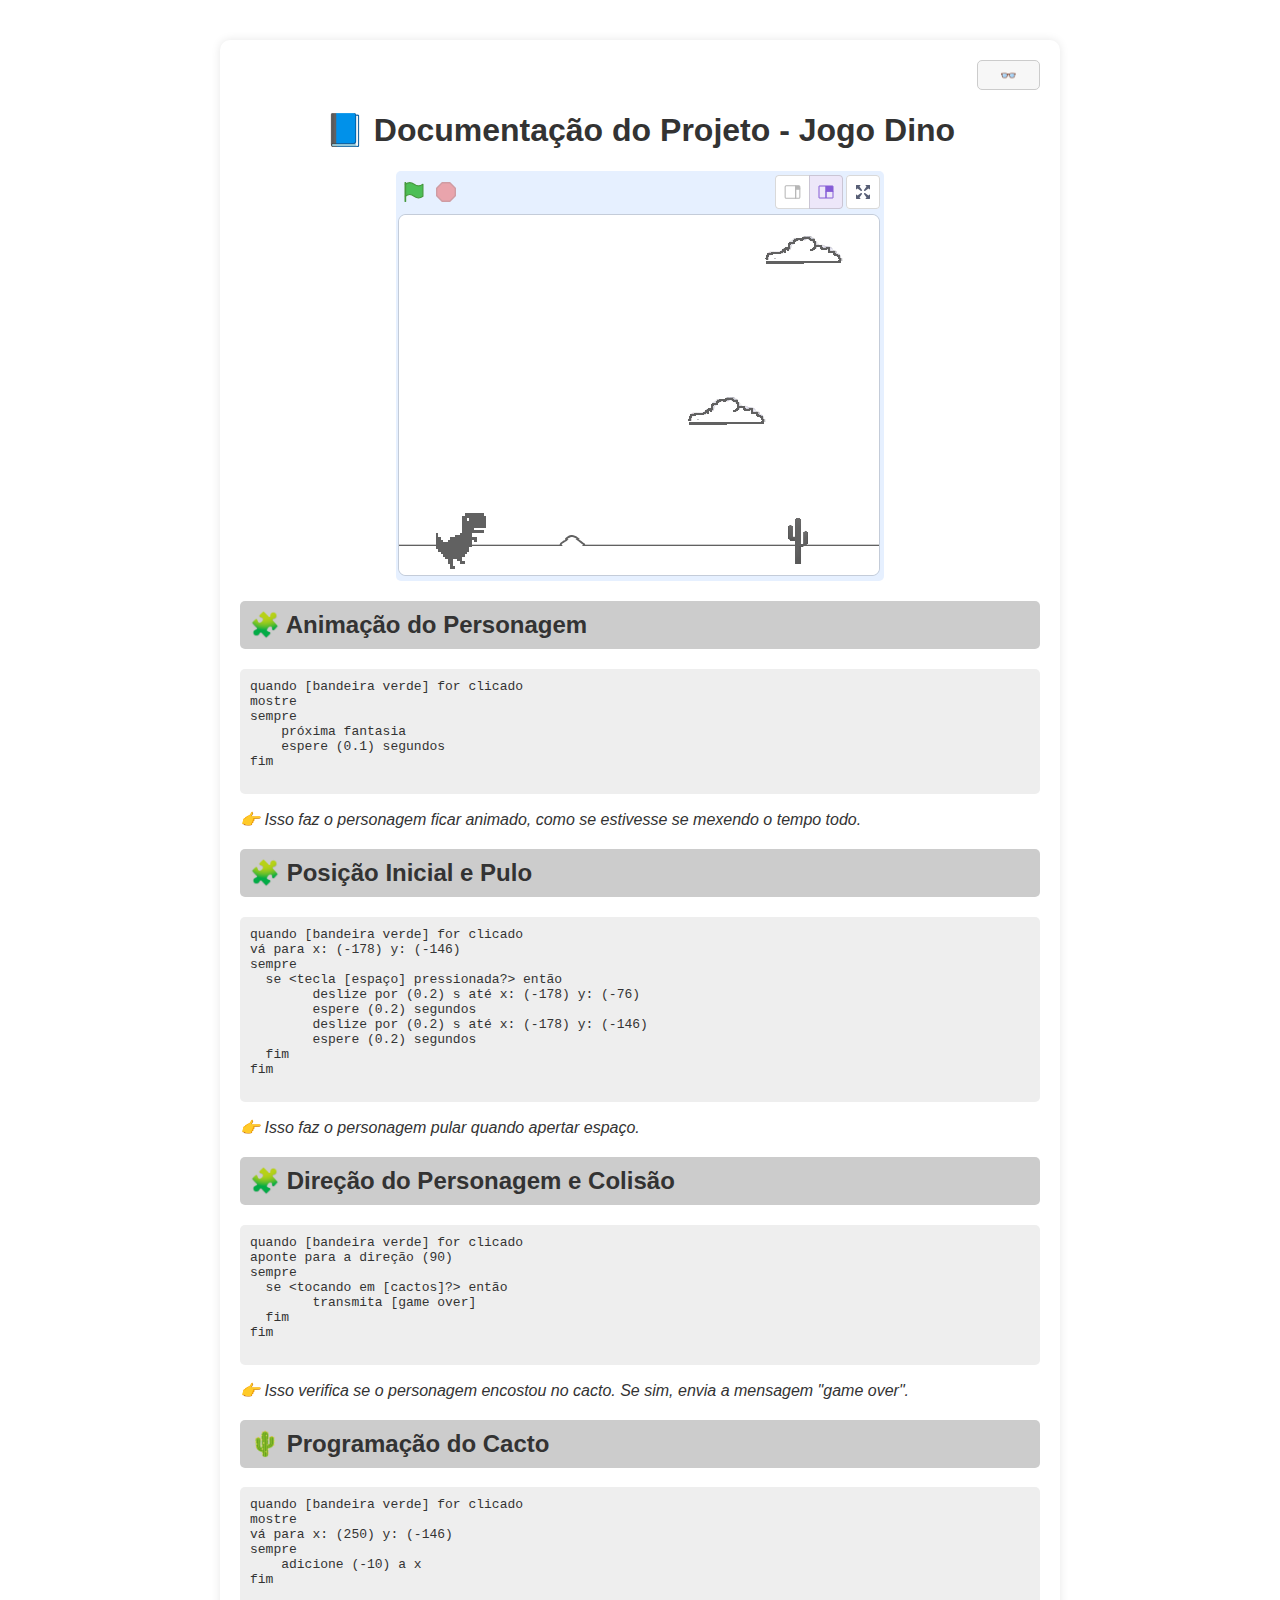
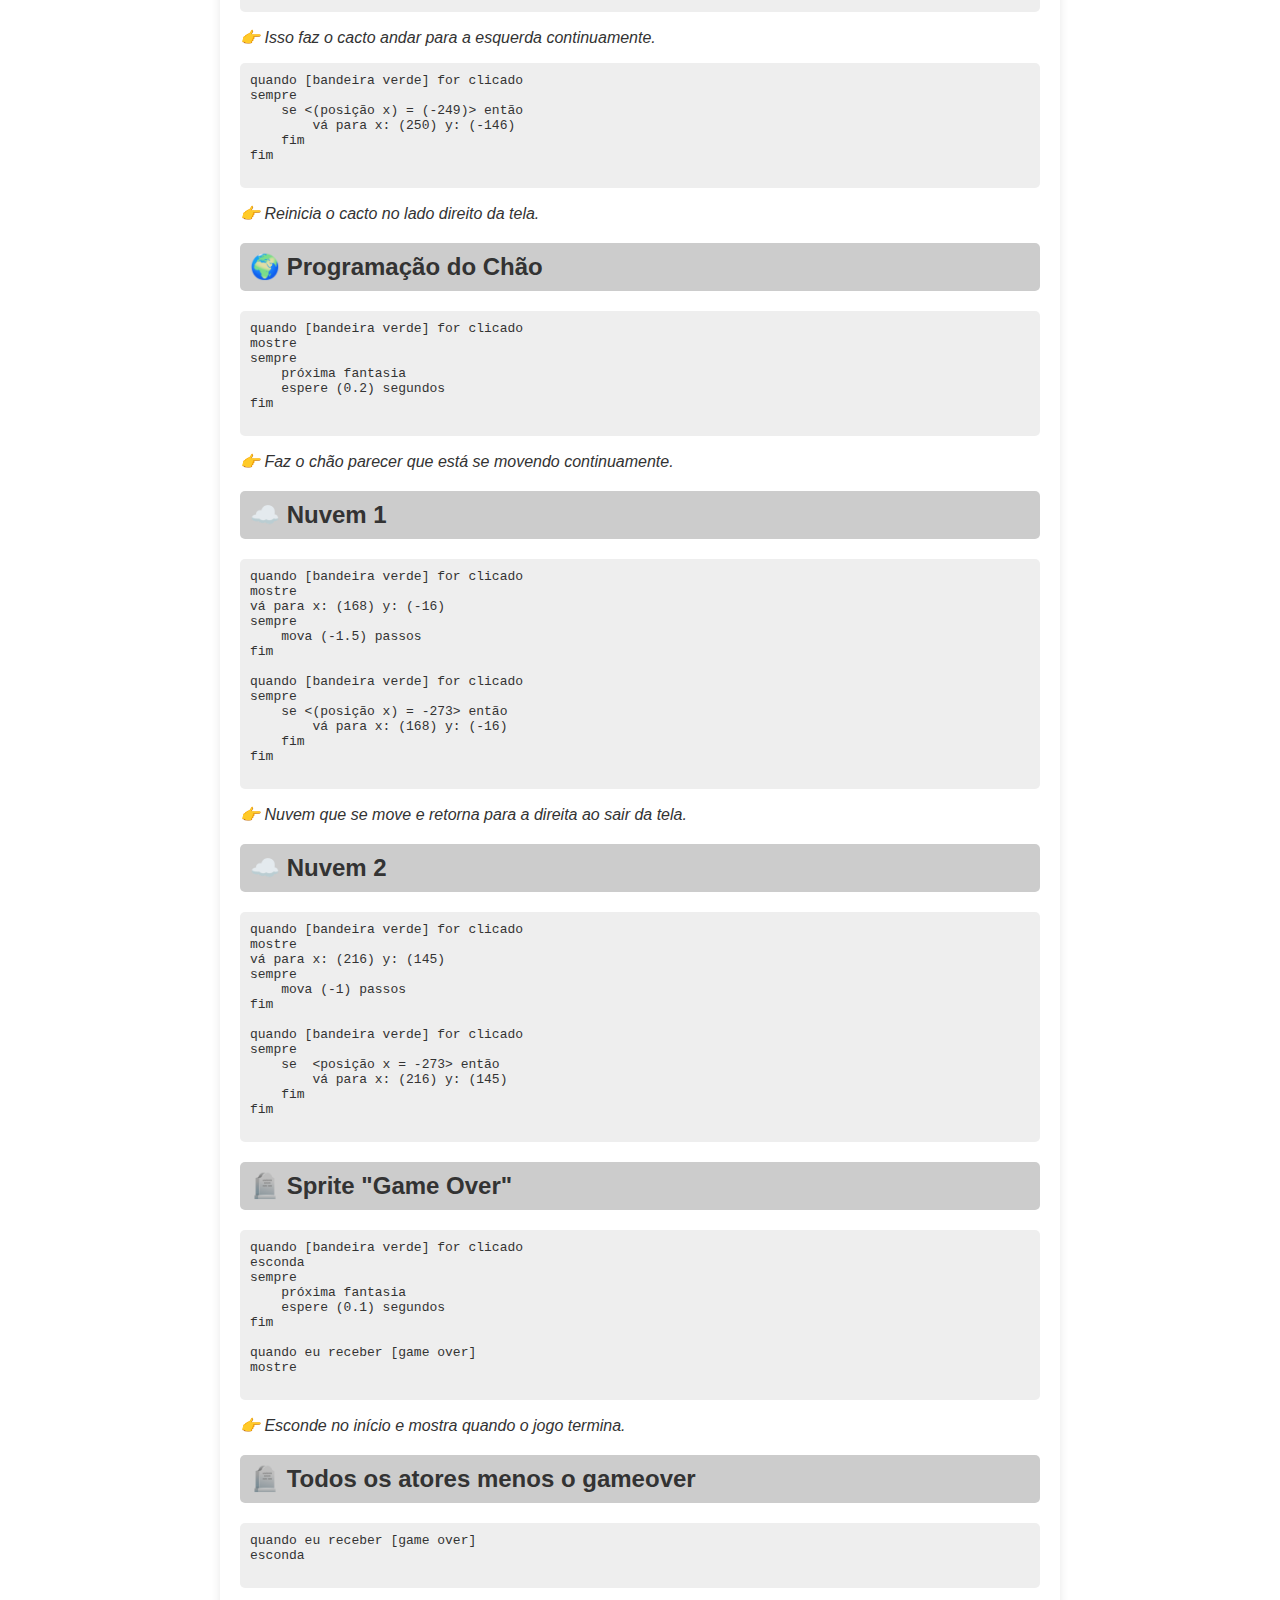
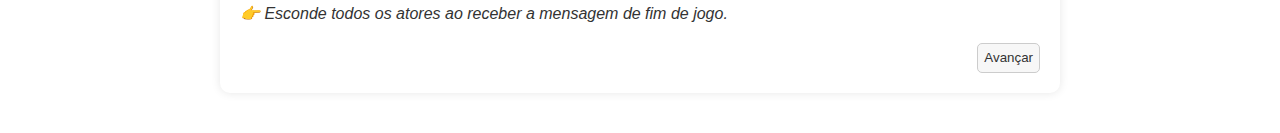
<file: index.html>
<!DOCTYPE html>
<html lang="pt-BR">
<head>
  <meta charset="UTF-8">
  <meta name="viewport" content="width=device-width, initial-scale=1.0">
  <title>Exercícios</title>
  <link rel="stylesheet" href="style.css">
  <link rel="icon" type="image/png" href="./img/logo0remov.png">
</head>
<body>

  <div class="bt">
    <button class="avancar" onclick="toggleDarkMode()">👓</button>
  </div>

  <h1>📘 Documentação do Projeto - Jogo Dino</h1>

  <div class="image">
    <img src="./img/dino.PNG" alt="">
  </div>

  <div class="bloco">
    <h2>🧩 Animação do Personagem</h2>
    <pre>
quando [bandeira verde] for clicado
mostre
sempre
    próxima fantasia
    espere (0.1) segundos
fim
    </pre>
    <p class="explicacao">👉 Isso faz o personagem ficar animado, como se estivesse se mexendo o tempo todo.</p>
  </div>

  <div class="bloco">
    <h2>🧩 Posição Inicial e Pulo</h2>
    <pre>
quando [bandeira verde] for clicado
vá para x: (-178) y: (-146)
sempre
  se &lt;tecla [espaço] pressionada?&gt; então
        deslize por (0.2) s até x: (-178) y: (-76)
        espere (0.2) segundos
        deslize por (0.2) s até x: (-178) y: (-146)
        espere (0.2) segundos
  fim
fim
    </pre>
    <p class="explicacao">👉 Isso faz o personagem pular quando apertar espaço.</p>
  </div>

  <div class="bloco">
    <h2>🧩 Direção do Personagem e Colisão</h2>
    <pre>
quando [bandeira verde] for clicado
aponte para a direção (90)
sempre
  se &lt;tocando em [cactos]?&gt; então
        transmita [game over]
  fim
fim
    </pre>
    <p class="explicacao">👉 Isso verifica se o personagem encostou no cacto. Se sim, envia a mensagem "game over".</p>
  </div>

  <div class="bloco">
    <h2>🌵 Programação do Cacto</h2>
    <pre>
quando [bandeira verde] for clicado
mostre
vá para x: (250) y: (-146)
sempre
    adicione (-10) a x
fim
    </pre>
    <p class="explicacao">👉 Isso faz o cacto andar para a esquerda continuamente.</p>

    <pre>
quando [bandeira verde] for clicado
sempre
    se &lt;(posição x) = (-249)&gt; então
        vá para x: (250) y: (-146)
    fim
fim    
    </pre>
    <p class="explicacao">👉 Reinicia o cacto no lado direito da tela.</p>
  </div>

  <div class="bloco">
    <h2>🌍 Programação do Chão</h2>
    <pre>
quando [bandeira verde] for clicado
mostre
sempre
    próxima fantasia
    espere (0.2) segundos
fim
    </pre>
    <p class="explicacao">👉 Faz o chão parecer que está se movendo continuamente.</p>
  </div>

  <div class="bloco">
    <h2>☁️ Nuvem 1</h2>
    <pre>
quando [bandeira verde] for clicado
mostre
vá para x: (168) y: (-16)
sempre
    mova (-1.5) passos
fim

quando [bandeira verde] for clicado
sempre
    se &lt;(posição x) = -273&gt; então
        vá para x: (168) y: (-16)
    fim
fim    
    </pre>
    <p class="explicacao">👉 Nuvem que se move e retorna para a direita ao sair da tela.</p>
  </div>

  <div class="bloco">
    <h2>☁️ Nuvem 2</h2>
    <pre>
quando [bandeira verde] for clicado
mostre
vá para x: (216) y: (145)
sempre
    mova (-1) passos
fim

quando [bandeira verde] for clicado
sempre
    se  &lt;posição x = -273&gt; então
        vá para x: (216) y: (145)
    fim
fim
    </pre>
  </div>

  <div class="bloco">
    <h2>🪦 Sprite "Game Over"</h2>
    <pre>
quando [bandeira verde] for clicado
esconda
sempre
    próxima fantasia
    espere (0.1) segundos
fim

quando eu receber [game over]
mostre
    </pre>
    <p class="explicacao">👉 Esconde no início e mostra quando o jogo termina.</p>
  </div>

  <div class="bloco">
    <h2>🪦 Todos os atores menos o gameover</h2>
    <pre>
quando eu receber [game over]
esconda
    </pre>
    <p class="explicacao">👉 Esconde todos os atores ao receber a mensagem de fim de jogo.</p>
  </div>

<div class="bt">
  <!-- <button class="voltar">
    Voltar
    
</button> -->
  <button class="avancar">
    <a href="./jogo2.html">Avançar</a>
</button>
</div>
<script src="./script.js"></script>
</body>
</html>
</file>
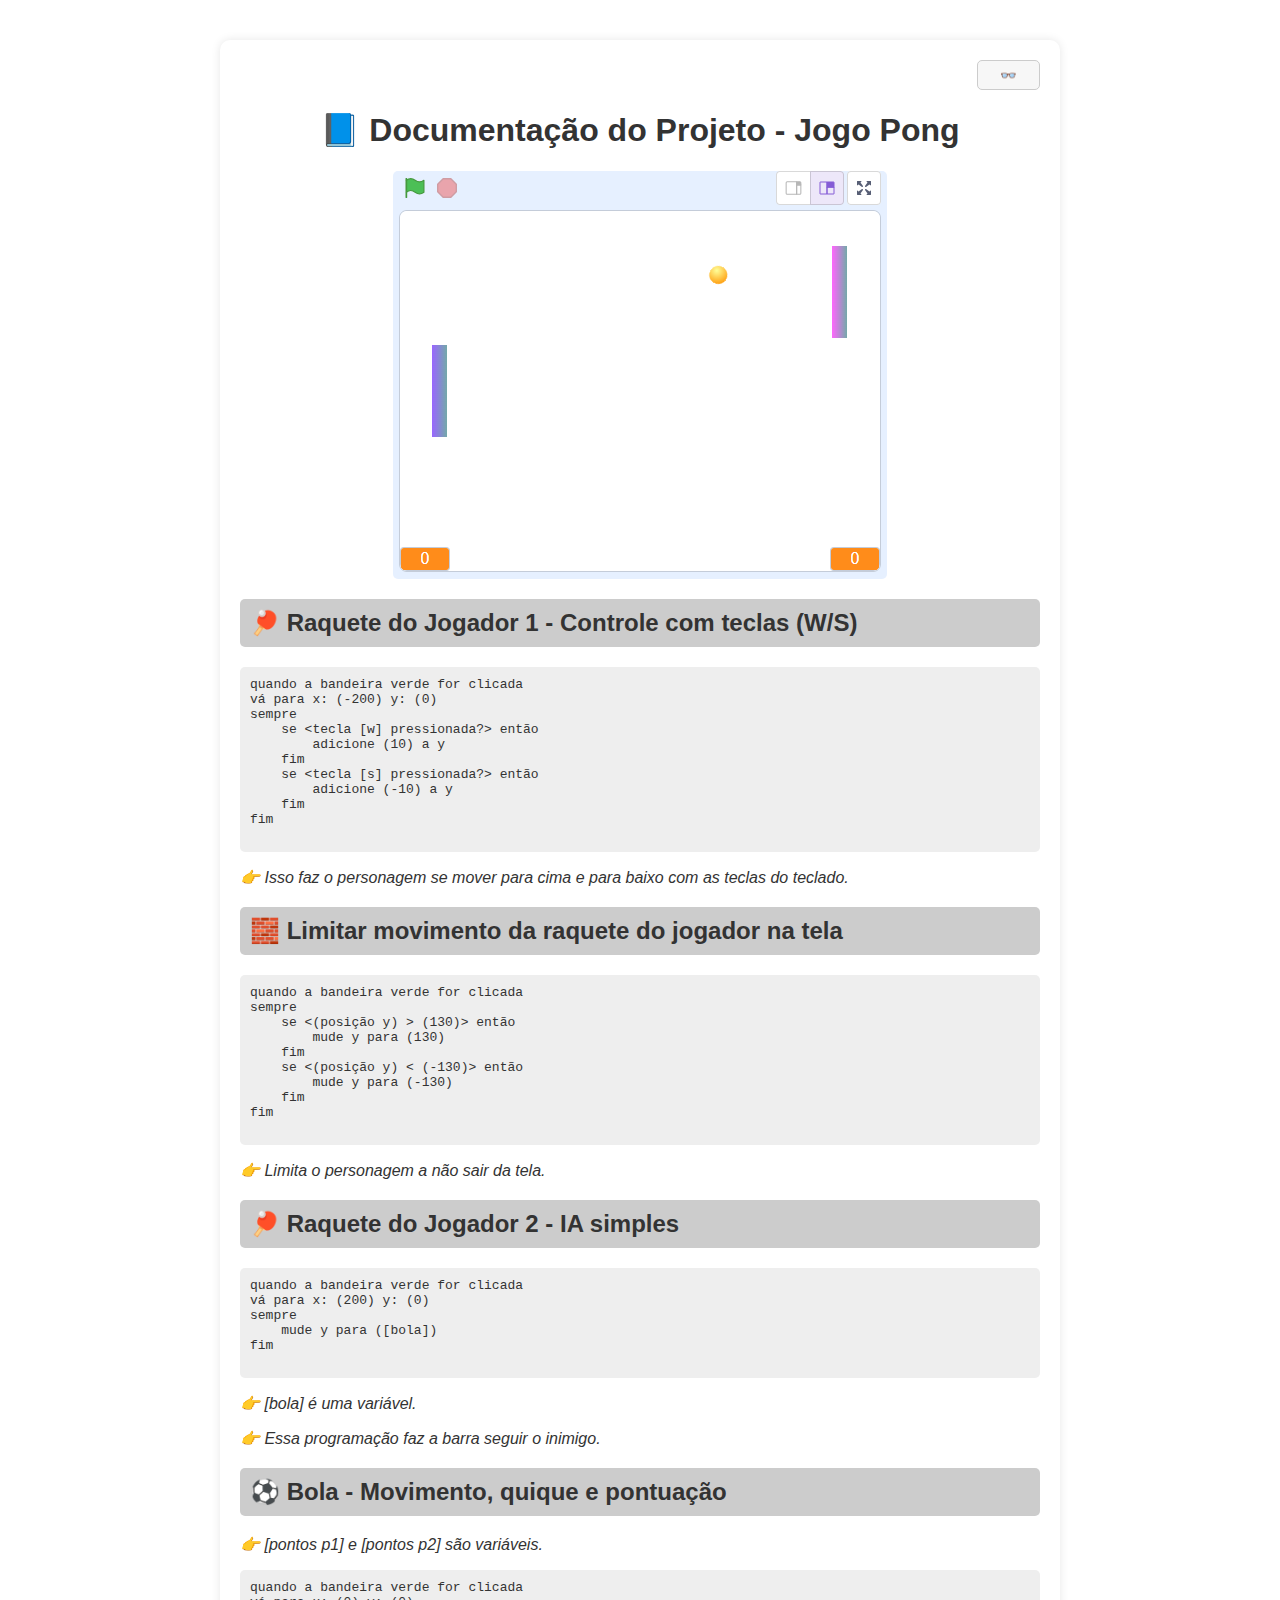
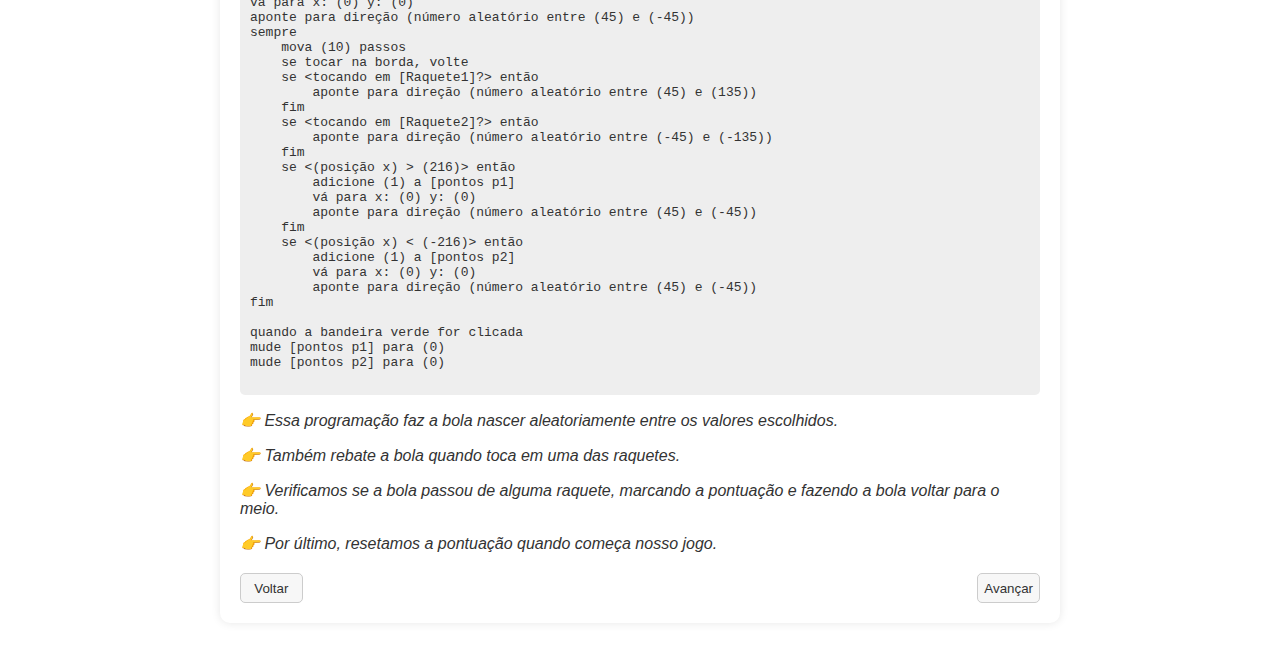
<file: jogo2.html>
<!DOCTYPE html>
<html lang="pt-BR">
<head>
  <meta charset="UTF-8">
  <meta name="viewport" content="width=device-width, initial-scale=1.0">
  <title>Exercícios</title>
  <link rel="stylesheet" href="jogo2.css">
  <link rel="icon" type="image/png" href="./img/logo0remov.png"> 
</head>
<body>
  <div class="btt">
    <button class="avancar" onclick="toggleDarkMode()">👓</button>
  </div>
  <h1 class="tit">📘 Documentação do Projeto - Jogo Pong</h1>
  <div class="image">
    <img src="./img/pong.PNG" alt="">
  </div>

  <div class="bloco">
    <h2>🏓 Raquete do Jogador 1 - Controle com teclas (W/S)</h2>
    <pre>
quando a bandeira verde for clicada
vá para x: (-200) y: (0)
sempre
    se &lt;tecla [w] pressionada?&gt; então
        adicione (10) a y
    fim
    se &lt;tecla [s] pressionada?&gt; então
        adicione (-10) a y
    fim
fim
    </pre>
    <p class="explicacao">👉 Isso faz o personagem se mover para cima e para baixo com as teclas do teclado.</p>

  </div>

  <div class="bloco">
    <h2>🧱 Limitar movimento da raquete do jogador na tela</h2>
    <pre>
quando a bandeira verde for clicada
sempre
    se &lt;(posição y) &gt; (130)&gt; então
        mude y para (130)
    fim
    se &lt;(posição y) &lt; (-130)&gt; então
        mude y para (-130)
    fim
fim
    </pre>
    <p class="explicacao">👉 Limita o personagem a não sair da tela.</p>
  </div>

  <div class="bloco">
    <h2>🏓 Raquete do Jogador 2 - IA simples</h2>
    <pre>
quando a bandeira verde for clicada
vá para x: (200) y: (0)
sempre
    mude y para ([bola])
fim
    </pre>
    <p class="explicacao">👉 [bola] é uma variável.</p>
    <p class="explicacao">👉 Essa programação faz a barra seguir o inimigo.</p>  
  </div>

  <div class="bloco">
    <h2>⚽ Bola - Movimento, quique e pontuação</h2>
    <p class="explicacao">👉 [pontos p1] e [pontos p2] são variáveis.</p>
    <pre>
quando a bandeira verde for clicada
vá para x: (0) y: (0)
aponte para direção (número aleatório entre (45) e (-45))
sempre
    mova (10) passos
    se tocar na borda, volte
    se &lt;tocando em [Raquete1]?&gt; então
        aponte para direção (número aleatório entre (45) e (135))
    fim
    se &lt;tocando em [Raquete2]?&gt; então
        aponte para direção (número aleatório entre (-45) e (-135))
    fim
    se &lt;(posição x) &gt; (216)&gt; então
        adicione (1) a [pontos p1]
        vá para x: (0) y: (0)
        aponte para direção (número aleatório entre (45) e (-45))
    fim
    se &lt;(posição x) &lt; (-216)&gt; então
        adicione (1) a [pontos p2]
        vá para x: (0) y: (0)
        aponte para direção (número aleatório entre (45) e (-45))
fim

quando a bandeira verde for clicada
mude [pontos p1] para (0)
mude [pontos p2] para (0)      
    </pre>
    <p class="explicacao">👉 Essa programação faz a bola nascer aleatoriamente entre os valores escolhidos.</p>
    <p class="explicacao">👉 Também rebate a bola quando toca em uma das raquetes.</p>
    <p class="explicacao">👉 Verificamos se a bola passou de alguma raquete, marcando a pontuação e fazendo a bola voltar para o meio.</p>
    <p class="explicacao">👉 Por último, resetamos a pontuação quando começa nosso jogo.</p>
  </div>

  <div class="bt">
    <button class="voltar">
      <a href="./index.html">Voltar</a>
  </button>
    <button class="avancar">
      <a href="./jogo3.html">Avançar</a>
  </button>
  </div>
  <script src="./script.js"></script>

</body>
</html>
</file>
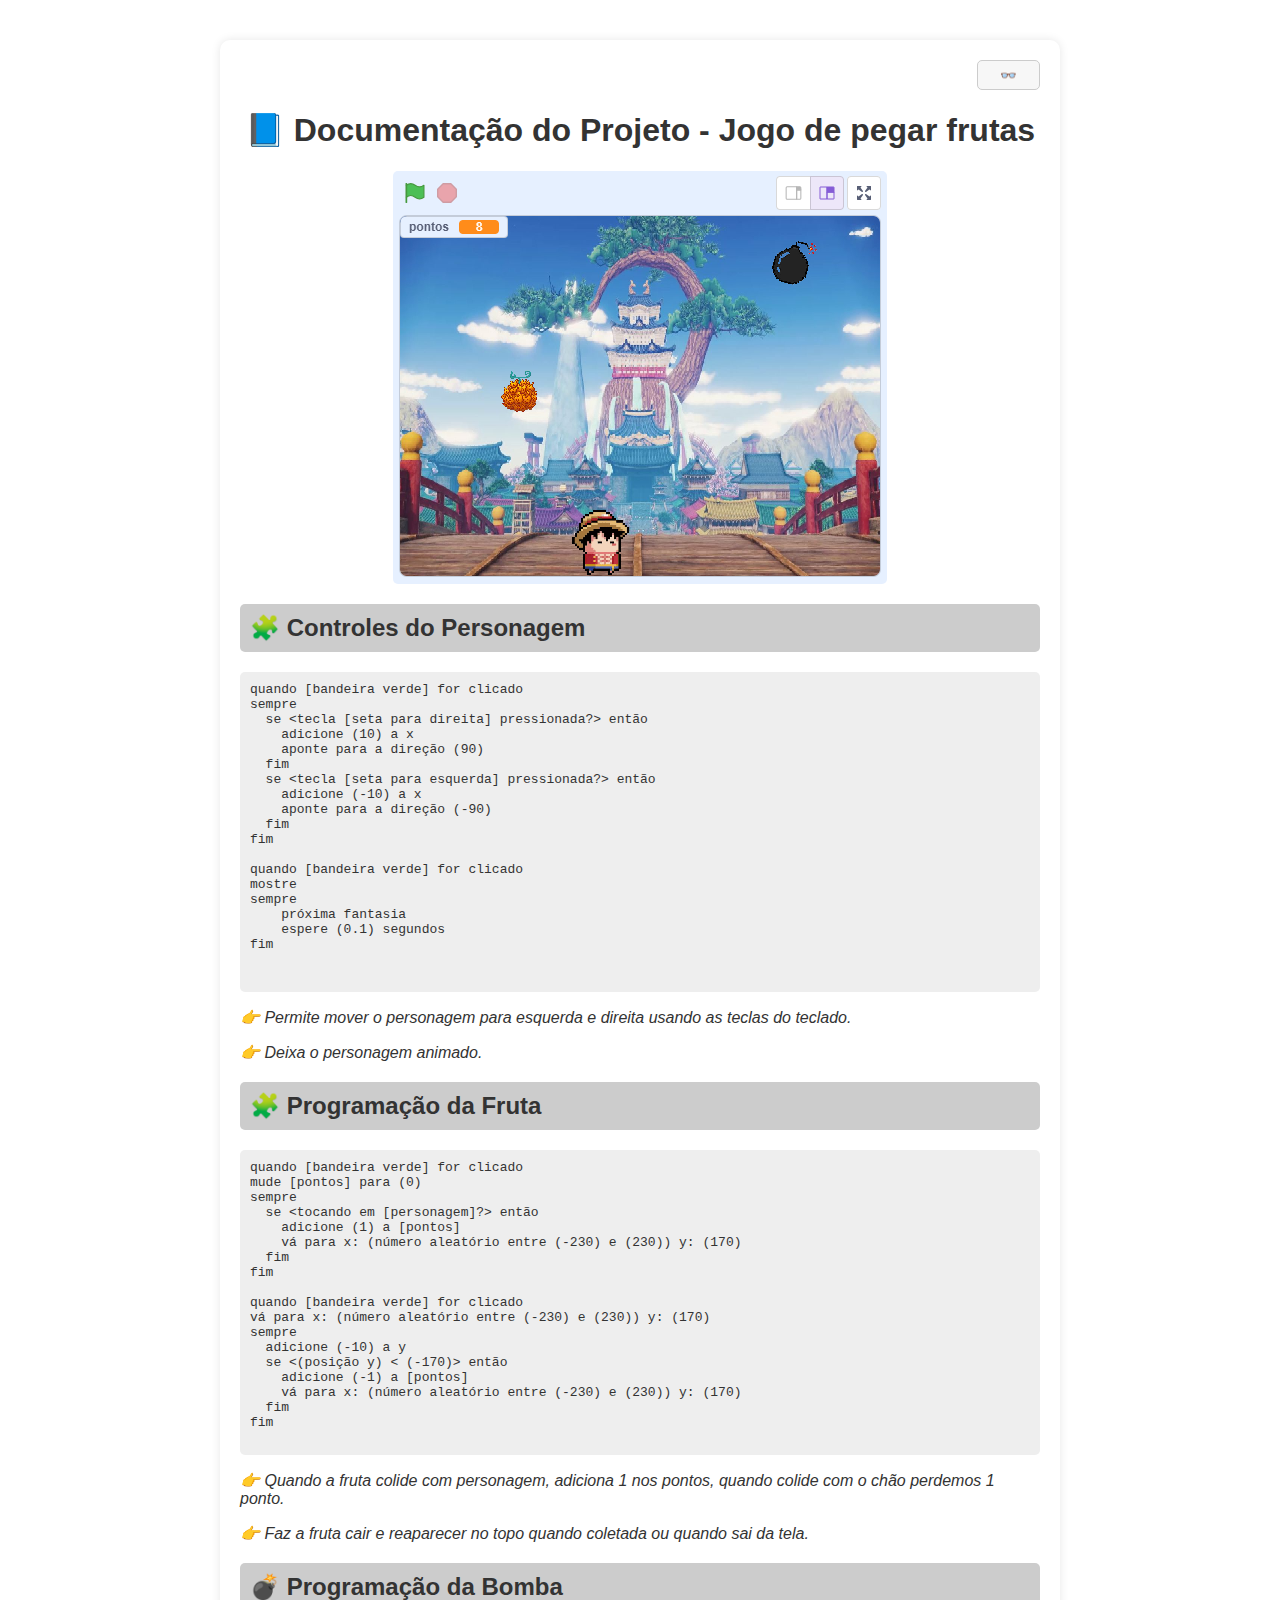
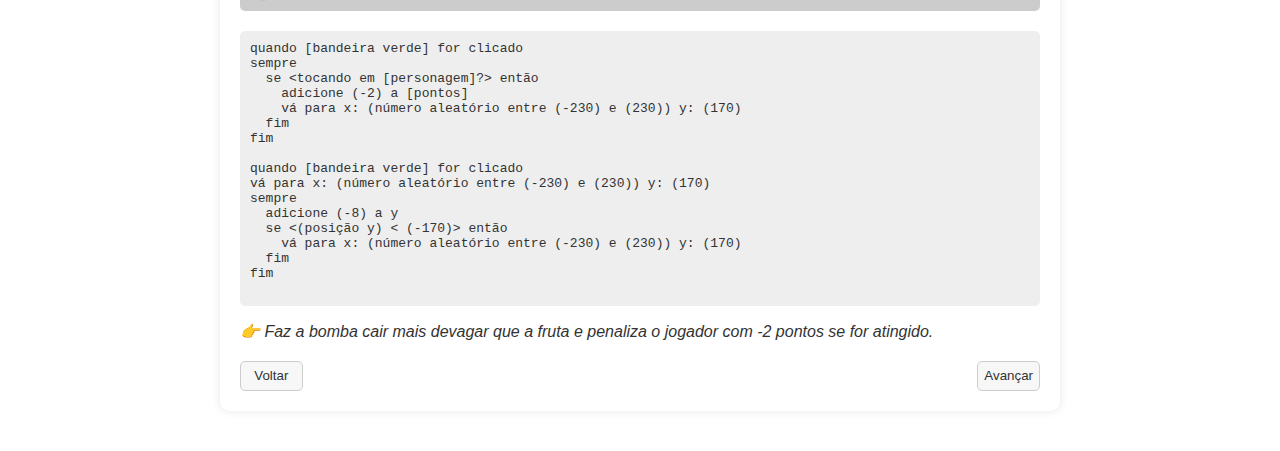
<file: jogo3.html>
<!DOCTYPE html>
<html lang="pt-BR">
<head>
  <meta charset="UTF-8">
  <meta name="viewport" content="width=device-width, initial-scale=1.0">
  <title>Exercícios</title>
  <link rel="stylesheet" href="jogo3.css">
  <link rel="icon" type="image/png" href="./img/logo0remov.png">
</head>
<body>
  <div class="btt">
    <button class="avancar" onclick="toggleDarkMode()">👓</button>
  </div>
  <h1 class="tit">📘 Documentação do Projeto - Jogo de pegar frutas</h1>

  <div class="image">
    <img src="./img/pegaFruta.PNG" alt="Personagem One Piece">
  </div>

  <div class="bloco">
    <h2>🧩 Controles do Personagem</h2>
    <pre>
quando [bandeira verde] for clicado
sempre
  se &lt;tecla [seta para direita] pressionada?&gt; então
    adicione (10) a x
    aponte para a direção (90)
  fim
  se &lt;tecla [seta para esquerda] pressionada?&gt; então
    adicione (-10) a x
    aponte para a direção (-90)
  fim
fim

quando [bandeira verde] for clicado
mostre
sempre
    próxima fantasia
    espere (0.1) segundos
fim
      
    </pre>
    <p class="explicacao">👉 Permite mover o personagem para esquerda e direita usando as teclas do teclado.</p>
    <p class="explicacao">👉 Deixa o personagem animado.</p>
  </div>

  <div class="bloco">
    <h2>🧩 Programação da Fruta</h2>
    <pre>
quando [bandeira verde] for clicado
mude [pontos] para (0)
sempre
  se &lt;tocando em [personagem]?&gt; então
    adicione (1) a [pontos]
    vá para x: (número aleatório entre (-230) e (230)) y: (170)
  fim
fim

quando [bandeira verde] for clicado
vá para x: (número aleatório entre (-230) e (230)) y: (170)
sempre
  adicione (-10) a y
  se &lt;(posição y) &lt; (-170)&gt; então
    adicione (-1) a [pontos]
    vá para x: (número aleatório entre (-230) e (230)) y: (170)
  fim
fim
    </pre>
    <p class="explicacao">👉 Quando a fruta colide com personagem, adiciona 1 nos pontos, quando colide com o chão perdemos 1 ponto.</p>
    <p class="explicacao">👉 Faz a fruta cair e reaparecer no topo quando coletada ou quando sai da tela.</p>
  </div>

  <div class="bloco">
    <h2>💣 Programação da Bomba</h2>
    <pre>
quando [bandeira verde] for clicado
sempre
  se &lt;tocando em [personagem]?&gt; então
    adicione (-2) a [pontos]
    vá para x: (número aleatório entre (-230) e (230)) y: (170)
  fim
fim

quando [bandeira verde] for clicado
vá para x: (número aleatório entre (-230) e (230)) y: (170)
sempre
  adicione (-8) a y
  se &lt;(posição y) &lt; (-170)&gt; então
    vá para x: (número aleatório entre (-230) e (230)) y: (170)
  fim
fim
          </pre>
    <p class="explicacao">👉 Faz a bomba cair mais devagar que a fruta e penaliza o jogador com -2 pontos se for atingido.</p>
  </div>

  <div class="bt">
    <button class="voltar">
      <a href="./jogo2.html">Voltar</a>
  </button>
    <button class="avancar">
      <a href="./jogo4.html">Avançar</a>
    </button>
  </div>
  <script src="./script.js"></script>

</body>
</html>
</file>
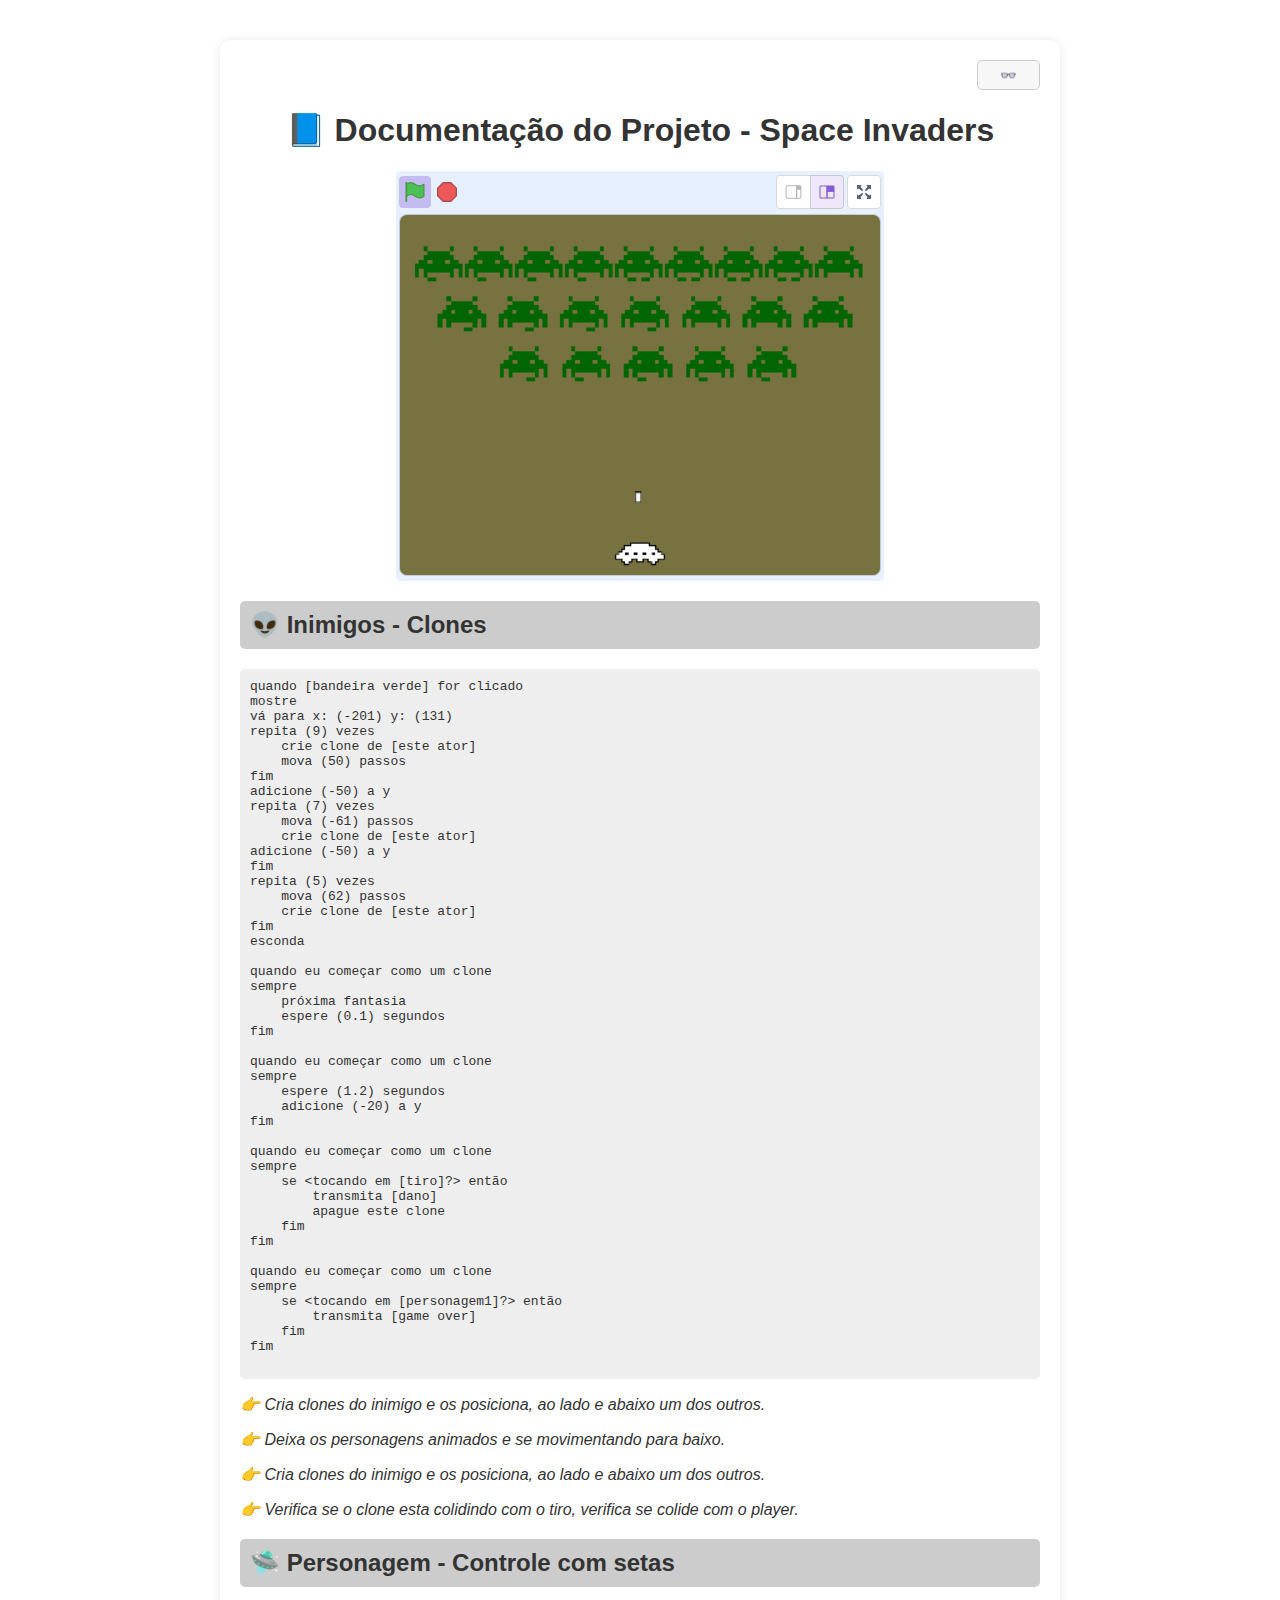
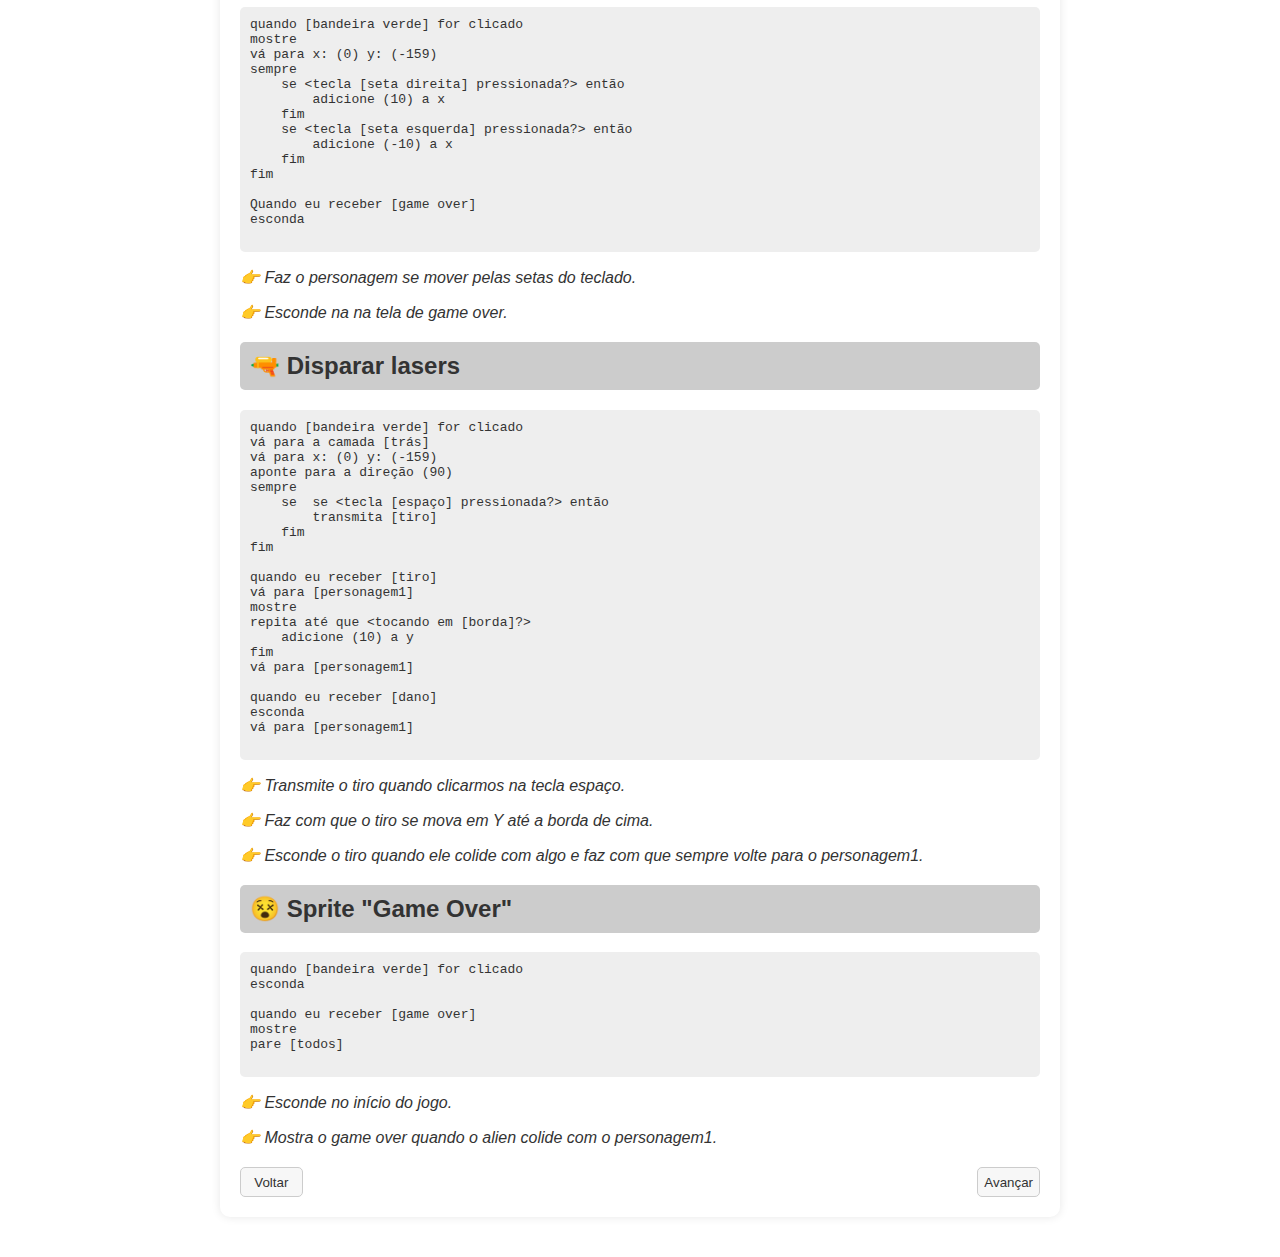
<file: jogo4.html>
<!DOCTYPE html>
<html lang="pt-BR">
<head>
  <meta charset="UTF-8">
  <meta name="viewport" content="width=device-width, initial-scale=1.0">
  <title>Exercícios</title>
  <link rel="stylesheet" href="./jogo4.css">
  <link rel="icon" type="image/png" href="./img/logo0remov.png">
</head>
<body>
    <div class="btt">
        <button class="avancar" onclick="toggleDarkMode()">👓</button>
      </div>
  <h1 class="tit">📘 Documentação do Projeto - Space Invaders</h1>
  <div class="image">
    <img src="./img/spaceInvaders.PNG" alt="Personagem One Piece">
  </div>
  <div class="bloco">
    <h2>👽 Inimigos - Clones</h2>
    <pre>
quando [bandeira verde] for clicado
mostre
vá para x: (-201) y: (131)
repita (9) vezes
    crie clone de [este ator]
    mova (50) passos
fim
adicione (-50) a y
repita (7) vezes
    mova (-61) passos
    crie clone de [este ator]
adicione (-50) a y
fim
repita (5) vezes
    mova (62) passos
    crie clone de [este ator]
fim
esconda

quando eu começar como um clone
sempre
    próxima fantasia
    espere (0.1) segundos
fim

quando eu começar como um clone
sempre
    espere (1.2) segundos
    adicione (-20) a y
fim

quando eu começar como um clone
sempre
    se &lt;tocando em [tiro]?&gt; então
        transmita [dano]
        apague este clone
    fim
fim

quando eu começar como um clone
sempre
    se &lt;tocando em [personagem1]?&gt; então
        transmita [game over]
    fim
fim
    </pre>
    <p class="explicacao">👉 Cria clones do inimigo e os posiciona, ao lado e abaixo um dos outros.</p>
    <p class="explicacao">👉 Deixa os personagens animados e se movimentando para baixo.</p>
    <p class="explicacao">👉 Cria clones do inimigo e os posiciona, ao lado e abaixo um dos outros.</p>
    <p class="explicacao">👉 Verifica se o clone esta colidindo com o tiro, verifica se colide com o player.</p>
  </div>

  <div class="bloco">
    <h2>🛸 Personagem - Controle com setas</h2>
    <pre>
quando [bandeira verde] for clicado
mostre
vá para x: (0) y: (-159)
sempre
    se &lt;tecla [seta direita] pressionada?&gt; então
        adicione (10) a x
    fim
    se &lt;tecla [seta esquerda] pressionada?&gt; então
        adicione (-10) a x
    fim
fim

Quando eu receber [game over]
esconda
    </pre>
    <p class="explicacao">👉 Faz o personagem se mover pelas setas do teclado.</p>
    <p class="explicacao">👉 Esconde na na tela de game over.</p>
  </div>

  <div class="bloco">

    <h2>🔫 Disparar lasers</h2>
    <pre>
quando [bandeira verde] for clicado
vá para a camada [trás]
vá para x: (0) y: (-159)
aponte para a direção (90)
sempre
    se  se &lt;tecla [espaço] pressionada?&gt; então
        transmita [tiro]
    fim
fim

quando eu receber [tiro]
vá para [personagem1]
mostre
repita até que &lt;tocando em [borda]?&gt;
    adicione (10) a y
fim
vá para [personagem1]

quando eu receber [dano]
esconda
vá para [personagem1]
    </pre>
    <p class="explicacao">👉 Transmite o tiro quando clicarmos na tecla espaço.</p>
    <p class="explicacao">👉 Faz com que o tiro se mova em Y até a borda de cima.</p>
    <p class="explicacao">👉 Esconde o tiro quando ele colide com algo e faz com que sempre volte para o personagem1.</p>
  </div>

  <div class="bloco">

    <h2>😵 Sprite "Game Over"</h2>
    <pre>
quando [bandeira verde] for clicado
esconda

quando eu receber [game over]
mostre
pare [todos]
    </pre>
    <p class="explicacao">👉 Esconde no início do jogo.</p>
    <p class="explicacao">👉 Mostra o game over quando o alien colide com o personagem1.</p>
  </div>

  <div class="bt">
    <button class="voltar">
      <a href="./jogo3.html">Voltar</a>
  </button>
    <button class="avancar">
      <a href="./jogo5.html">Avançar</a>
  </button>
  </div>
  <script src="./script.js"></script>

</body>
</html>
</file>
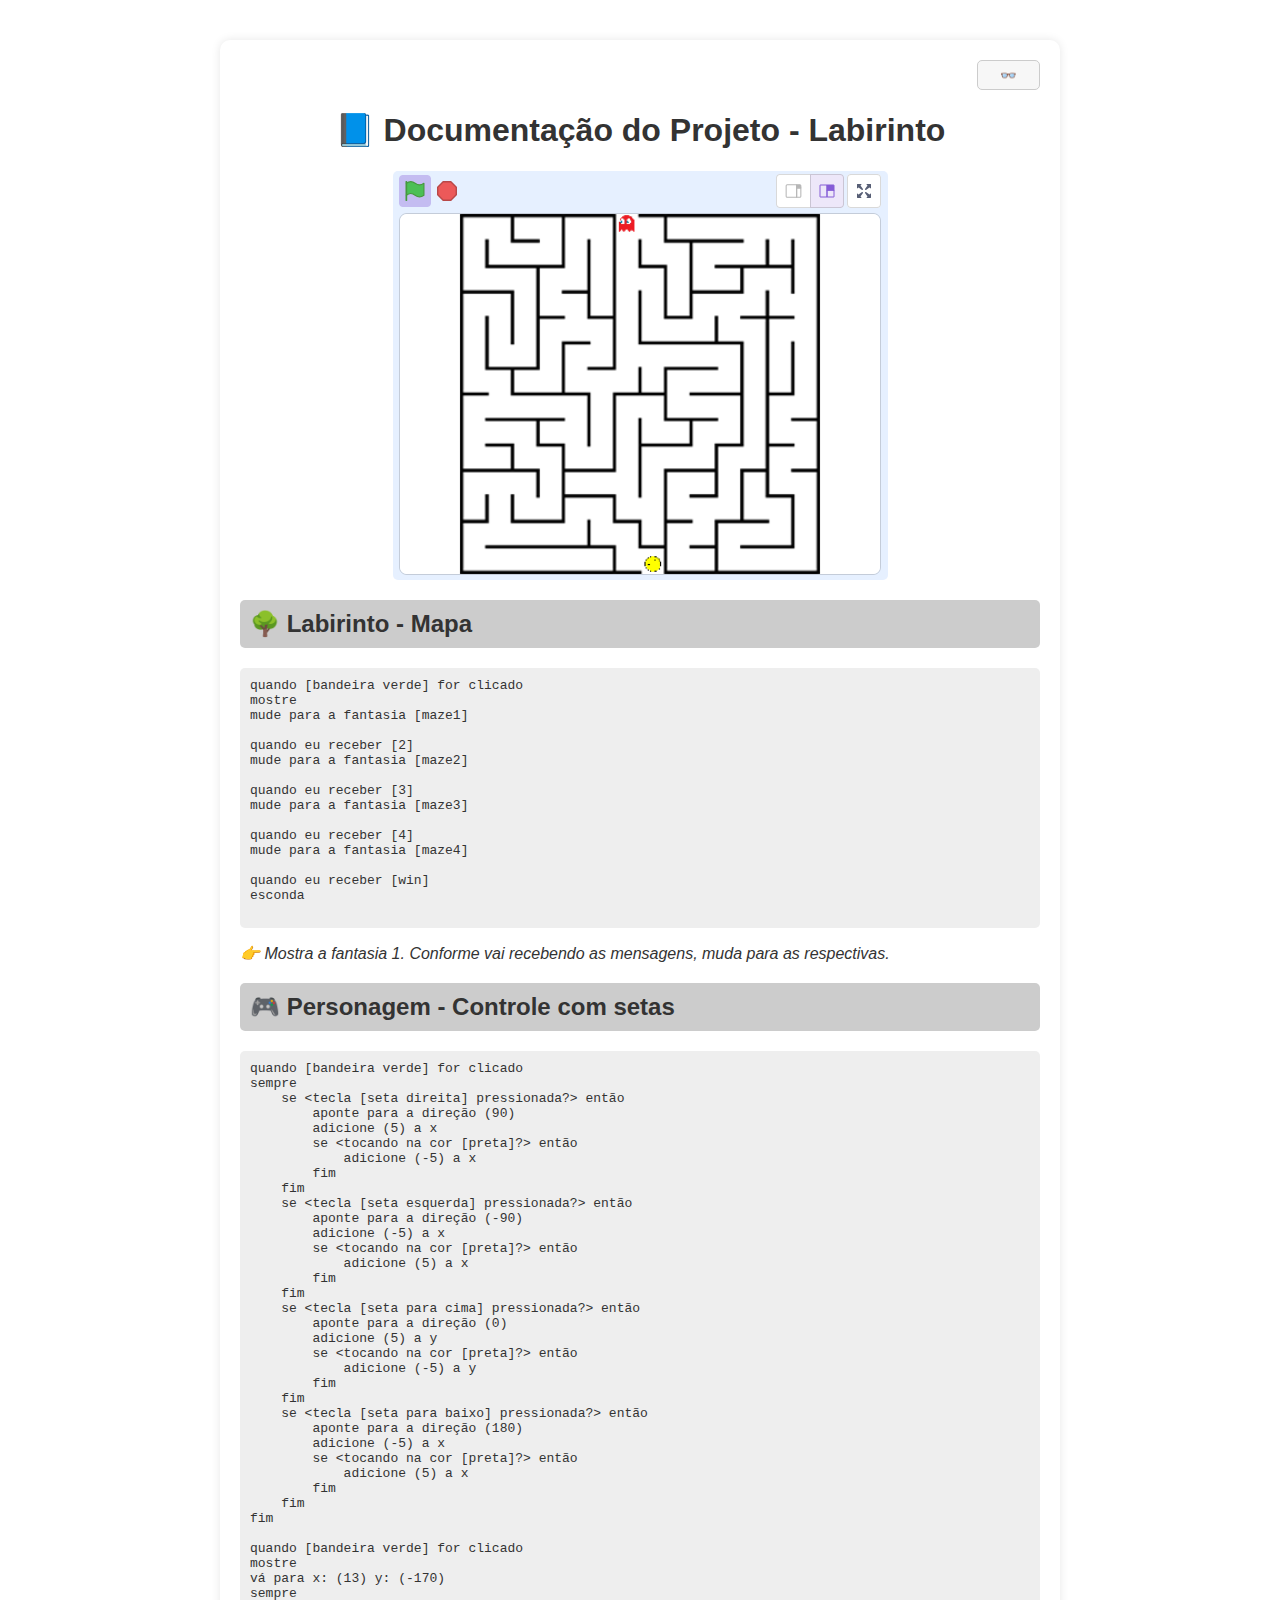
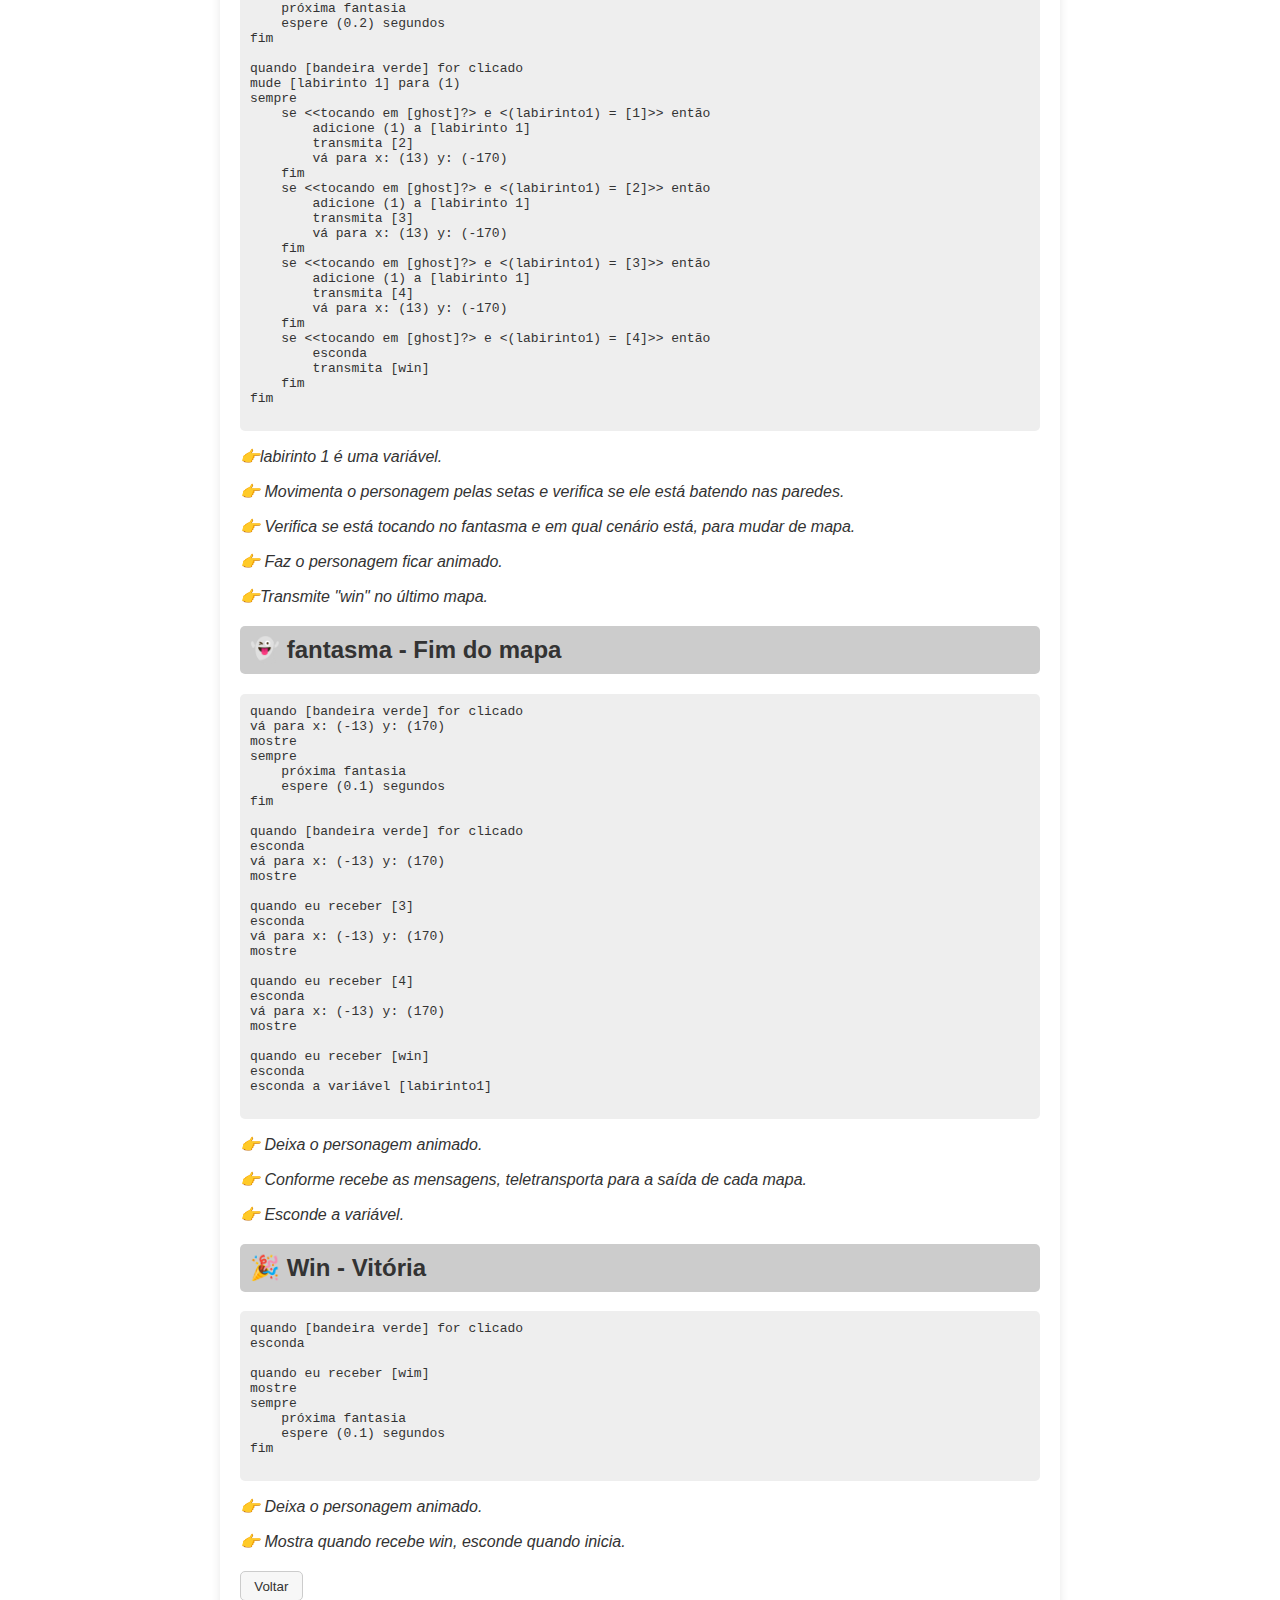
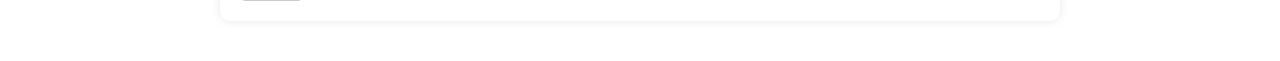
<file: jogo5.html>
<!DOCTYPE html>
<html lang="pt-BR">
<head>
  <meta charset="UTF-8">
  <meta name="viewport" content="width=device-width, initial-scale=1.0">
  <title>Exercícios</title>
  <link rel="stylesheet" href="./jogo5.css">
  <link rel="icon" type="image/png" href="./img/logo0remov.png">
</head>
<body>
    <div class="btt">
        <button class="avancar" onclick="toggleDarkMode()">👓</button>
      </div>
  <h1 class="tit">📘 Documentação do Projeto - Labirinto</h1>
  <div class="image">
    <img src="./img/maze.PNG" alt="Personagem One Piece">
  </div>
  <div class="bloco">
    <h2>🌳 Labirinto - Mapa</h2>
    <pre>
quando [bandeira verde] for clicado
mostre
mude para a fantasia [maze1]

quando eu receber [2]
mude para a fantasia [maze2]

quando eu receber [3]
mude para a fantasia [maze3]

quando eu receber [4]
mude para a fantasia [maze4]

quando eu receber [win]
esconda
    </pre>
    <p class="explicacao">👉 Mostra a fantasia 1. Conforme vai recebendo as mensagens, muda para as respectivas.</p>
  </div>
  <div class="bloco">
    <h2>🎮 Personagem - Controle com setas</h2>
    <pre>
quando [bandeira verde] for clicado
sempre
    se &lt;tecla [seta direita] pressionada?&gt; então
        aponte para a direção (90)
        adicione (5) a x
        se &lt;tocando na cor [preta]?&gt; então
            adicione (-5) a x
        fim
    fim
    se &lt;tecla [seta esquerda] pressionada?&gt; então
        aponte para a direção (-90)
        adicione (-5) a x
        se &lt;tocando na cor [preta]?&gt; então
            adicione (5) a x
        fim
    fim
    se &lt;tecla [seta para cima] pressionada?&gt; então
        aponte para a direção (0)
        adicione (5) a y
        se &lt;tocando na cor [preta]?&gt; então
            adicione (-5) a y
        fim
    fim  
    se &lt;tecla [seta para baixo] pressionada?&gt; então
        aponte para a direção (180)
        adicione (-5) a x
        se &lt;tocando na cor [preta]?&gt; então
            adicione (5) a x
        fim
    fim
fim

quando [bandeira verde] for clicado
mostre
vá para x: (13) y: (-170)
sempre
    próxima fantasia
    espere (0.2) segundos
fim

quando [bandeira verde] for clicado
mude [labirinto 1] para (1)
sempre
    se &lt;&lt;tocando em [ghost]?&gt; e &lt;(labirinto1) = [1]&gt;&gt; então
        adicione (1) a [labirinto 1]
        transmita [2]
        vá para x: (13) y: (-170)
    fim
    se &lt;&lt;tocando em [ghost]?&gt; e &lt;(labirinto1) = [2]&gt;&gt; então
        adicione (1) a [labirinto 1]
        transmita [3]
        vá para x: (13) y: (-170)
    fim
    se &lt;&lt;tocando em [ghost]?&gt; e &lt;(labirinto1) = [3]&gt;&gt; então
        adicione (1) a [labirinto 1]
        transmita [4]
        vá para x: (13) y: (-170)
    fim
    se &lt;&lt;tocando em [ghost]?&gt; e &lt;(labirinto1) = [4]&gt;&gt; então
        esconda
        transmita [win]
    fim
fim
    </pre>
    <p class="explicacao">👉labirinto 1 é uma variável.</p>
    <p class="explicacao">👉 Movimenta o personagem pelas setas e verifica se ele está batendo nas paredes.</p>
    <p class="explicacao">👉 Verifica se está tocando no fantasma e em qual cenário está, para mudar de mapa.</p>
    <p class="explicacao">👉 Faz o personagem ficar animado.</p>
    <p class="explicacao">👉Transmite "win" no último mapa.</p>
  </div>
  <div class="bloco">
    <h2>👻 fantasma - Fim do mapa</h2>
    <pre>
quando [bandeira verde] for clicado
vá para x: (-13) y: (170)
mostre
sempre
    próxima fantasia
    espere (0.1) segundos
fim

quando [bandeira verde] for clicado
esconda
vá para x: (-13) y: (170)
mostre

quando eu receber [3]
esconda
vá para x: (-13) y: (170)
mostre

quando eu receber [4]
esconda
vá para x: (-13) y: (170)
mostre

quando eu receber [win]
esconda
esconda a variável [labirinto1]
    </pre>
    <p class="explicacao">👉 Deixa o personagem animado.</p>
    <p class="explicacao">👉 Conforme recebe as mensagens, teletransporta para a saída de cada mapa.</p>
    <p class="explicacao">👉 Esconde a variável.</p>
  </div>

  <div class="bloco">
    <h2>🎉 Win - Vitória</h2>
    <pre>
quando [bandeira verde] for clicado
esconda

quando eu receber [wim]
mostre
sempre
    próxima fantasia
    espere (0.1) segundos
fim
    </pre>
    <p class="explicacao">👉 Deixa o personagem animado.</p>
    <p class="explicacao">👉 Mostra quando recebe win, esconde quando inicia.</p>
  </div>

  <div class="bt">
    <button class="voltar">
      <a href="./jogo4.html">Voltar</a>
  </button>
    <!-- <button class="avancar">
      <a href="./jogo6.html">Avançar</a>
  </button> -->
  </div>
  <script src="./script.js"></script>

</body>
</html>
</file>
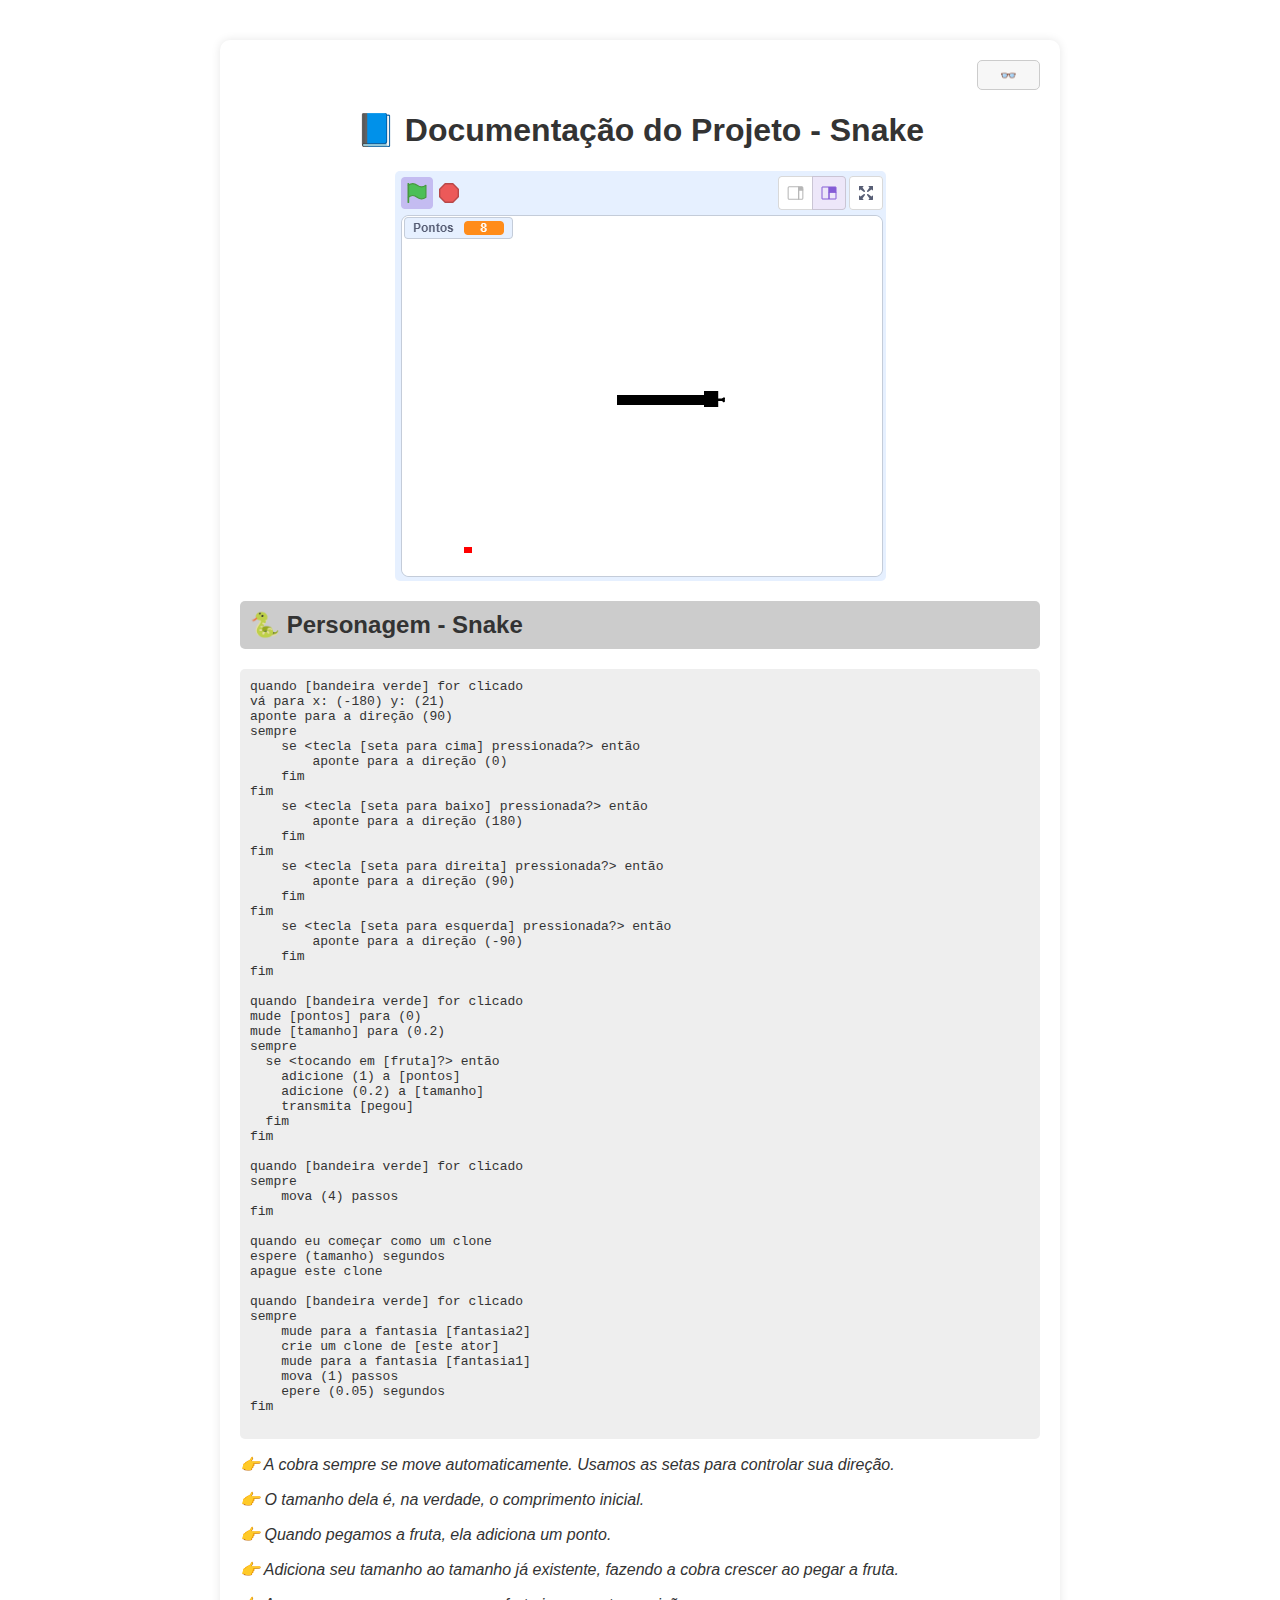
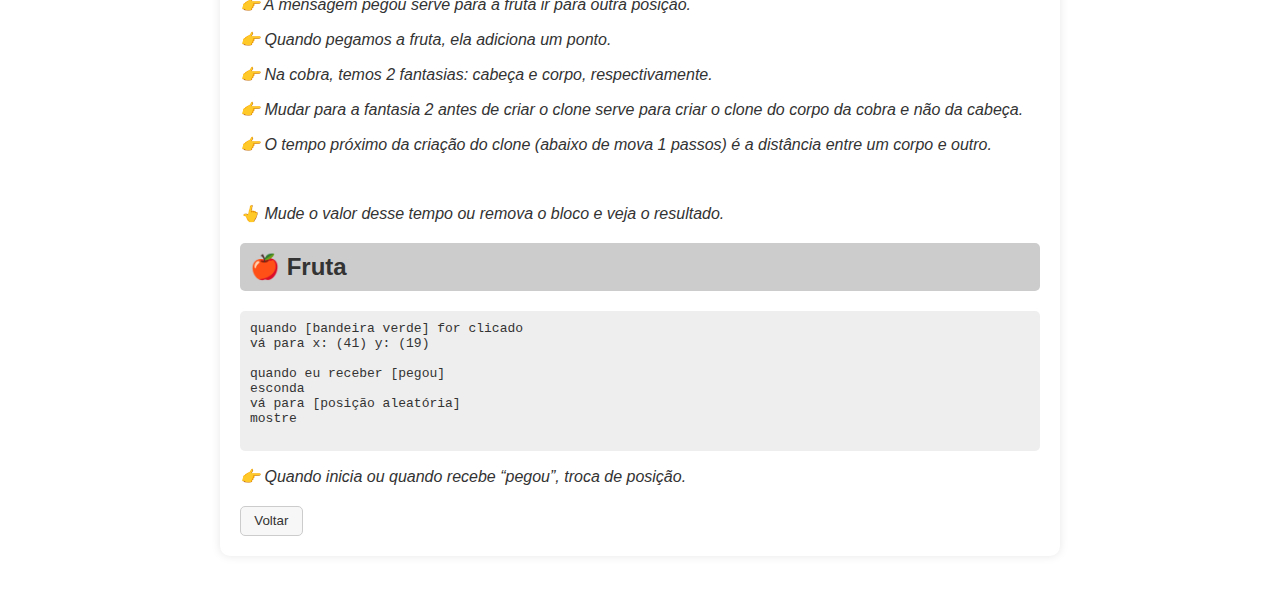
<file: jogo6.html>
<!DOCTYPE html>
<html lang="pt-BR">
<head>
  <meta charset="UTF-8">
  <meta name="viewport" content="width=device-width, initial-scale=1.0">
  <title>Exercícios</title>
  <link rel="stylesheet" href="./jogo6.css">
  <link rel="icon" type="image/png" href="./img/logo0remov.png">
</head>
<body>
    <div class="btt">
        <button class="avancar" onclick="toggleDarkMode()">👓</button>
      </div>
  <h1 class="tit">📘 Documentação do Projeto - Snake</h1>
  <div class="image">
    <img src="./img/cobrinha.PNG" alt="Personagem One Piece">
  </div>
  <div class="bloco">
    <h2>🐍 Personagem - Snake</h2>
    <pre>
quando [bandeira verde] for clicado
vá para x: (-180) y: (21)
aponte para a direção (90)
sempre
    se &lt;tecla [seta para cima] pressionada?&gt; então
        aponte para a direção (0)
    fim
fim
    se &lt;tecla [seta para baixo] pressionada?&gt; então
        aponte para a direção (180)
    fim
fim
    se &lt;tecla [seta para direita] pressionada?&gt; então
        aponte para a direção (90)
    fim
fim
    se &lt;tecla [seta para esquerda] pressionada?&gt; então
        aponte para a direção (-90)
    fim
fim

quando [bandeira verde] for clicado
mude [pontos] para (0)
mude [tamanho] para (0.2)
sempre
  se &lt;tocando em [fruta]?&gt; então
    adicione (1) a [pontos]
    adicione (0.2) a [tamanho]
    transmita [pegou]
  fim
fim

quando [bandeira verde] for clicado
sempre
    mova (4) passos
fim

quando eu começar como um clone
espere (tamanho) segundos
apague este clone

quando [bandeira verde] for clicado
sempre
    mude para a fantasia [fantasia2]
    crie um clone de [este ator]
    mude para a fantasia [fantasia1]
    mova (1) passos
    epere (0.05) segundos
fim
    </pre>
    <p class="explicacao">👉 A cobra sempre se move automaticamente. Usamos as setas para controlar sua direção.</p>
    <p class="explicacao">👉 O tamanho dela é, na verdade, o comprimento inicial.</p>
    <p class="explicacao">👉 Quando pegamos a fruta, ela adiciona um ponto.</p>
    <p class="explicacao">👉 Adiciona seu tamanho ao tamanho já existente, fazendo a cobra crescer ao pegar a fruta.</p>
    <p class="explicacao">👉 A mensagem pegou serve para a fruta ir para outra posição.</p>
    <p class="explicacao">👉 Quando pegamos a fruta, ela adiciona um ponto.</p>
    <p class="explicacao">👉 Na cobra, temos 2 fantasias: cabeça e corpo, respectivamente.</p>
    <p class="explicacao">👉 Mudar para a fantasia 2 antes de criar o clone serve para criar o clone do corpo da cobra e não da cabeça.</p>
    <p class="explicacao">👉 O tempo próximo da criação do clone (abaixo de mova 1 passos) é a distância entre um corpo e outro.</p>
    <br>
    <p class="explicacao">👆 Mude o valor desse tempo ou remova o bloco e veja o resultado.</p>
  </div>
  <div class="bloco">
    <h2>🍎 Fruta</h2>
    <pre>
quando [bandeira verde] for clicado
vá para x: (41) y: (19)

quando eu receber [pegou]
esconda
vá para [posição aleatória]
mostre
    </pre>
    <p class="explicacao">👉 Quando inicia ou quando recebe “pegou”, troca de posição.</p>
  </div>
 
  <div class="bt">
    <button class="voltar">
      <a href="./jogo5.html">Voltar</a>
  </button>
    <!-- <button class="avancar">
      <a href="./jogo6.html">Avançar</a>
  </button> -->
  </div>
  <script src="./script.js"></script>

</body>
</html>
</file>
<file: style.css>
body.dark {
  background-color: #121212;
  color: #eee;
  box-shadow: 0 0 10px rgba(255,255,255,0.1);
}

body.dark h2 {
  background-color: #333;
}

body.dark pre {
  background: #1e1e1e;
}

body.dark .avancar, 
body.dark .voltar {
  background-color: #1e1e1e;
  border: solid 1px #555;
  color: #eee;
}

body.dark .avancar:hover, 
body.dark .voltar:hover {
  background-color: #333;
}

body.dark a {
  color: #eee;
}


/* ---------------------------------------- */
body {
  font-family: Arial, sans-serif;
  background-color: #f7f7f7;
  color: #333;
  max-width: 800px;
  margin: 40px auto;
  padding: 20px;
  background: white;
  border-radius: 10px;
  box-shadow: 0 0 10px rgba(0,0,0,0.1);
}
h2 {
  background-color: #cccccc;
  padding: 10px;
  border-radius: 5px;
}
pre {
  background: #eee;
  padding: 10px;
  border-radius: 5px;
  overflow-x: auto;
}
.bloco {
  margin-bottom: 20px;
}
.explicacao {
  font-style: italic;
}


.bt{
    display: flex;
    justify-content: flex-end;
}
.avancar, .voltar{
    background-color: #f7f7f7;
    border-radius: 5px;
    border: solid 1px  #cccccc;
    height: 30px;

}

.avancar:hover, .voltar:hover{
    background-color:#eee ;
 
}

a{
    text-decoration: none;
    color: #333;
}
.image{
  max-width: 800px;
  display: flex;
  justify-content: center;
  /* background: #ff2121; */
}
img{
  max-width: 800px;
  border-radius: 5px;
}
h1{
  text-align: center;
}

button{
  width: 62.67px;
}

@media (max-width: 768px) {
  img{
    max-width: 300px;
  }
}
</file>
<file: jogo2.css>
body.dark {
  background-color: #121212;
  color: #eee;
  box-shadow: 0 0 10px rgba(255,255,255,0.1);
}

body.dark h2 {
  background-color: #333;
}

body.dark pre {
  background: #1e1e1e;
}

body.dark .avancar, 
body.dark .voltar {
  background-color: #1e1e1e;
  border: solid 1px #555;
  color: #eee;
}

body.dark .avancar:hover, 
body.dark .voltar:hover {
  background-color: #333;
}

body.dark a {
  color: #eee;
}

.btt{
  display: flex;
  justify-content: flex-end;
}
/* --------------------------------------------------    */
    
    
    body {
      font-family: Arial, sans-serif;
      background-color: #f7f7f7;
      color: #333;
      max-width: 800px;
      margin: 40px auto;
      padding: 20px;
      background: white;
      border-radius: 10px;
      box-shadow: 0 0 10px rgba(0,0,0,0.1);
    }
    h2 {
      background-color: #ccc;
      padding: 10px;
      border-radius: 5px;
    }

    /* h1{
      background-color: #ccc;
      padding: 10px;
      border-radius: 5px;
    } */

    pre {
      background: #eee;
      padding: 10px;
      border-radius: 5px;
      overflow-x: auto;
    }
    .bloco {
      margin-bottom: 20px;
    }
    .explicacao {
      font-style: italic;
    }

    
    .bt{
        display: flex;
        justify-content: space-between;
    }
    .avancar, .voltar{
        background-color: #f7f7f7;
        border-radius: 5px;
        border: solid 1px  #cccccc;
        height: 30px;
    
    }
    
    .avancar:hover, .voltar:hover{
        background-color:#eee ;
     
    }
    
    a{
        text-decoration: none;
        color: #333;
    }

    .image{
      max-width: 800px;
      display: flex;
      justify-content: center;
      /* background: #eee;
      border-radius: 5px; */
    }
    img{
      max-width: 700px;
      border-radius: 5px;
    }
    button{
      width: 62.67px;
    }

    .tit{
      text-align: center;
    }

    @media (max-width: 768px) {
      img{
        max-width: 300px;
      }
    }
</file>
<file: jogo3.css>
body.dark {
  background-color: #121212;
  color: #eee;
  box-shadow: 0 0 10px rgba(255,255,255,0.1);
}

body.dark h2 {
  background-color: #333;
}

body.dark pre {
  background: #1e1e1e;
}

body.dark .avancar, 
body.dark .voltar {
  background-color: #1e1e1e;
  border: solid 1px #555;
  color: #eee;
}

body.dark .avancar:hover, 
body.dark .voltar:hover {
  background-color: #333;
}

body.dark a {
  color: #eee;
}

.btt{
  display: flex;
  justify-content: flex-end;
}
/* --------------------------------------------------    */
    
    
    body {
      font-family: Arial, sans-serif;
      background-color: #f7f7f7;
      color: #333;
      max-width: 800px;
      margin: 40px auto;
      padding: 20px;
      background: white;
      border-radius: 10px;
      box-shadow: 0 0 10px rgba(0,0,0,0.1);
    }
    h2 {
      background-color: #ccc;
      padding: 10px;
      border-radius: 5px;
    }

    /* h1{
      background-color: #ccc;
      padding: 10px;
      border-radius: 5px;
    } */

    pre {
      background: #eee;
      padding: 10px;
      border-radius: 5px;
      overflow-x: auto;
    }
    .bloco {
      margin-bottom: 20px;
    }
    .explicacao {
      font-style: italic;
    }

    
    .bt{
        display: flex;
        justify-content: space-between;
    }
    .avancar, .voltar{
        background-color: #f7f7f7;
        border-radius: 5px;
        border: solid 1px  #cccccc;
        height: 30px;
    
    }
    
    .avancar:hover, .voltar:hover{
        background-color:#eee ;
     
    }
    
    a{
        text-decoration: none;
        color: #333;
    }

    .image{
      max-width: 800px;
      display: flex;
      justify-content: center;
      /* background: #eee;
      border-radius: 5px; */
    }
    img{
      max-width: 700px;
      border-radius: 5px;
    }
    button{
      width: 62.67px;
    }

    .tit{
      text-align: center;
    }

    @media (max-width: 768px) {
      img{
        max-width: 300px;
      }
    }
</file>
<file: jogo4.css>
body.dark {
  background-color: #121212;
  color: #eee;
  box-shadow: 0 0 10px rgba(255,255,255,0.1);
}

body.dark h2 {
  background-color: #333;
}

body.dark pre {
  background: #1e1e1e;
}

body.dark .avancar, 
body.dark .voltar {
  background-color: #1e1e1e;
  border: solid 1px #555;
  color: #eee;
}

body.dark .avancar:hover, 
body.dark .voltar:hover {
  background-color: #333;
}

body.dark a {
  color: #eee;
}

.btt{
  display: flex;
  justify-content: flex-end;
}
/* --------------------------------------------------    */
    
    
    body {
      font-family: Arial, sans-serif;
      background-color: #f7f7f7;
      color: #333;
      max-width: 800px;
      margin: 40px auto;
      padding: 20px;
      background: white;
      border-radius: 10px;
      box-shadow: 0 0 10px rgba(0,0,0,0.1);
    }
    h2 {
      background-color: #ccc;
      padding: 10px;
      border-radius: 5px;
    }

    /* h1{
      background-color: #ccc;
      padding: 10px;
      border-radius: 5px;
    } */

    pre {
      background: #eee;
      padding: 10px;
      border-radius: 5px;
      overflow-x: auto;
    }
    .bloco {
      margin-bottom: 20px;
    }
    .explicacao {
      font-style: italic;
    }

    
    .bt{
        display: flex;
        justify-content: space-between;
    }
    .avancar, .voltar{
        background-color: #f7f7f7;
        border-radius: 5px;
        border: solid 1px  #cccccc;
        height: 30px;
    
    }
    
    .avancar:hover, .voltar:hover{
        background-color:#eee ;
     
    }
    
    a{
        text-decoration: none;
        color: #333;
    }

    .image{
      max-width: 800px;
      display: flex;
      justify-content: center;
      /* background: #eee;
      border-radius: 5px; */
    }
    img{
      max-width: 700px;
      border-radius: 5px;
    }
    button{
      width: 62.67px;
    }

    .tit{
      text-align: center;
    }

    @media (max-width: 768px) {
      img{
        max-width: 300px;
      }
    }
</file>
<file: jogo5.css>
body.dark {
  background-color: #121212;
  color: #eee;
  box-shadow: 0 0 10px rgba(255,255,255,0.1);
}

body.dark h2 {
  background-color: #333;
}

body.dark pre {
  background: #1e1e1e;
}

body.dark .avancar, 
body.dark .voltar {
  background-color: #1e1e1e;
  border: solid 1px #555;
  color: #eee;
}

body.dark .avancar:hover, 
body.dark .voltar:hover {
  background-color: #333;
}

body.dark a {
  color: #eee;
}

.btt{
  display: flex;
  justify-content: flex-end;
}
/* --------------------------------------------------    */
    
    
    body {
      font-family: Arial, sans-serif;
      background-color: #f7f7f7;
      color: #333;
      max-width: 800px;
      margin: 40px auto;
      padding: 20px;
      background: white;
      border-radius: 10px;
      box-shadow: 0 0 10px rgba(0,0,0,0.1);
    }
    h2 {
      background-color: #ccc;
      padding: 10px;
      border-radius: 5px;
    }

    /* h1{
      background-color: #ccc;
      padding: 10px;
      border-radius: 5px;
    } */

    pre {
      background: #eee;
      padding: 10px;
      border-radius: 5px;
      overflow-x: auto;
    }
    .bloco {
      margin-bottom: 20px;
    }
    .explicacao {
      font-style: italic;
    }

    
    .bt{
        display: flex;
        justify-content: space-between;
    }
    .avancar, .voltar{
        background-color: #f7f7f7;
        border-radius: 5px;
        border: solid 1px  #cccccc;
        height: 30px;
    
    }
    
    .avancar:hover, .voltar:hover{
        background-color:#eee ;
     
    }
    
    a{
        text-decoration: none;
        color: #333;
    }

    .image{
      max-width: 800px;
      display: flex;
      justify-content: center;
      /* background: #eee;
      border-radius: 5px; */
    }
    img{
      max-width: 700px;
      border-radius: 5px;
    }
    button{
      width: 62.67px;
    }

    .tit{
      text-align: center;
    }

    @media (max-width: 768px) {
      img{
        max-width: 300px;
      }
    }
</file>
<file: jogo6.css>
body.dark {
    background-color: #121212;
    color: #eee;
    box-shadow: 0 0 10px rgba(255,255,255,0.1);
  }
  
  body.dark h2 {
    background-color: #333;
  }
  
  body.dark pre {
    background: #1e1e1e;
  }
  
  body.dark .avancar, 
  body.dark .voltar {
    background-color: #1e1e1e;
    border: solid 1px #555;
    color: #eee;
  }
  
  body.dark .avancar:hover, 
  body.dark .voltar:hover {
    background-color: #333;
  }
  
  body.dark a {
    color: #eee;
  }
  
  .btt{
    display: flex;
    justify-content: flex-end;
  }
  /* --------------------------------------------------    */
      
      
      body {
        font-family: Arial, sans-serif;
        background-color: #f7f7f7;
        color: #333;
        max-width: 800px;
        margin: 40px auto;
        padding: 20px;
        background: white;
        border-radius: 10px;
        box-shadow: 0 0 10px rgba(0,0,0,0.1);
      }
      h2 {
        background-color: #ccc;
        padding: 10px;
        border-radius: 5px;
      }
  
      /* h1{
        background-color: #ccc;
        padding: 10px;
        border-radius: 5px;
      } */
  
      pre {
        background: #eee;
        padding: 10px;
        border-radius: 5px;
        overflow-x: auto;
      }
      .bloco {
        margin-bottom: 20px;
      }
      .explicacao {
        font-style: italic;
      }
  
      
      .bt{
          display: flex;
          justify-content: space-between;
      }
      .avancar, .voltar{
          background-color: #f7f7f7;
          border-radius: 5px;
          border: solid 1px  #cccccc;
          height: 30px;
      
      }
      
      .avancar:hover, .voltar:hover{
          background-color:#eee ;
       
      }
      
      a{
          text-decoration: none;
          color: #333;
      }
  
      .image{
        max-width: 800px;
        display: flex;
        justify-content: center;
        /* background: #eee;
        border-radius: 5px; */
      }
      img{
        max-width: 700px;
        border-radius: 5px;
      }
      button{
        width: 62.67px;
      }
  
      .tit{
        text-align: center;
      }
  
      @media (max-width: 768px) {
        img{
          max-width: 300px;
        }
      }
</file>
